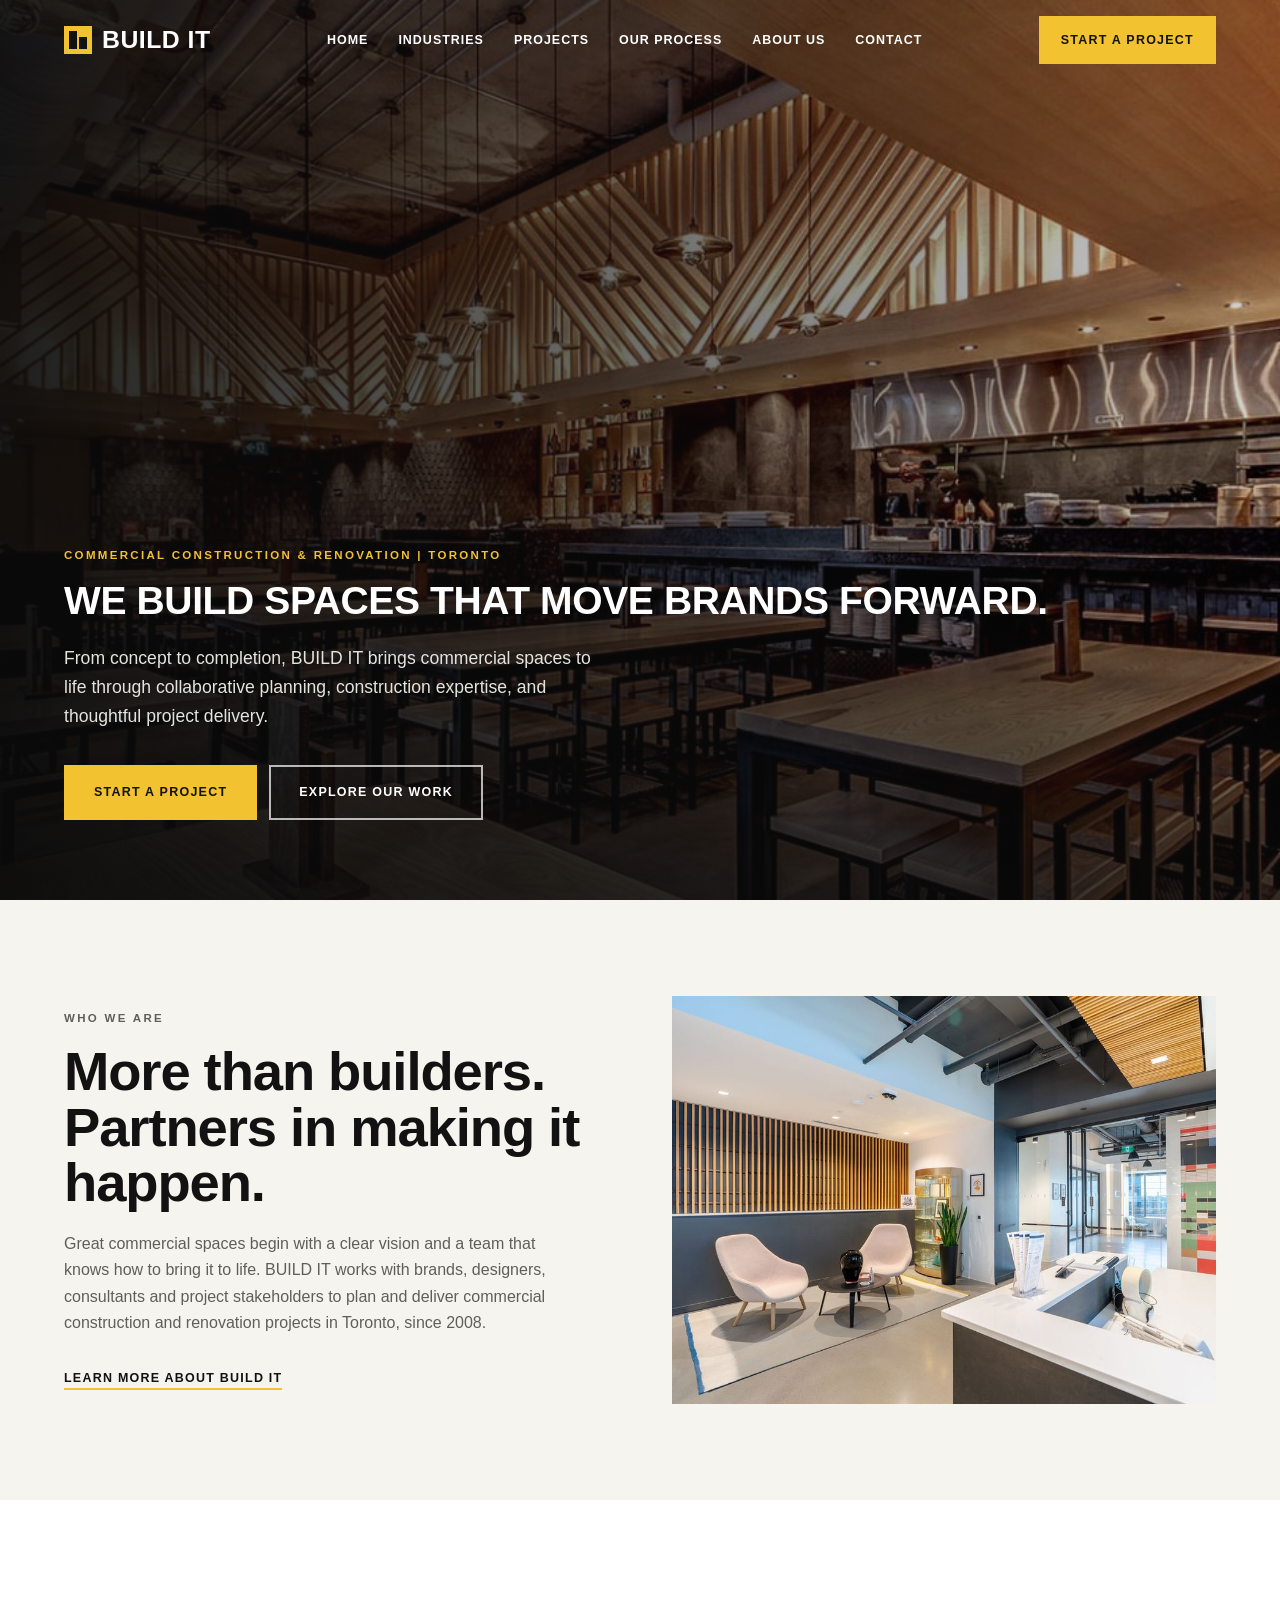
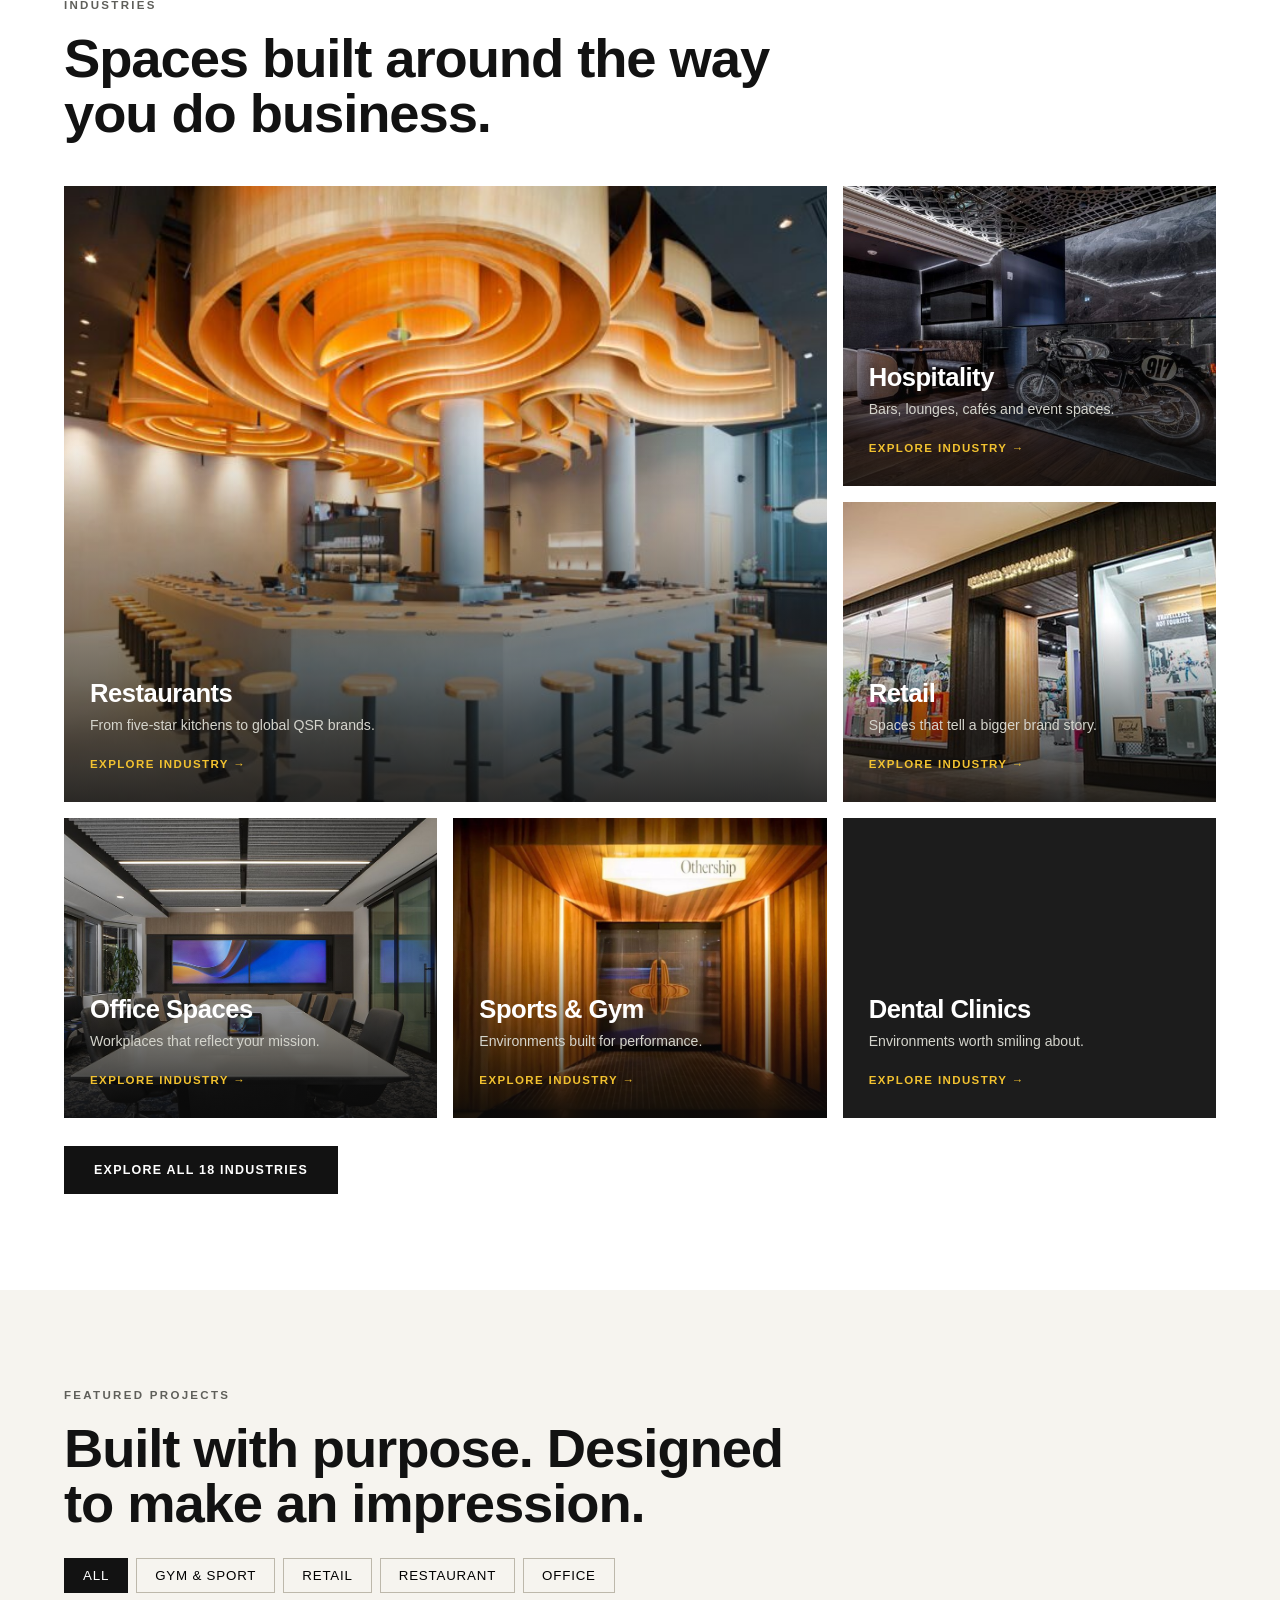
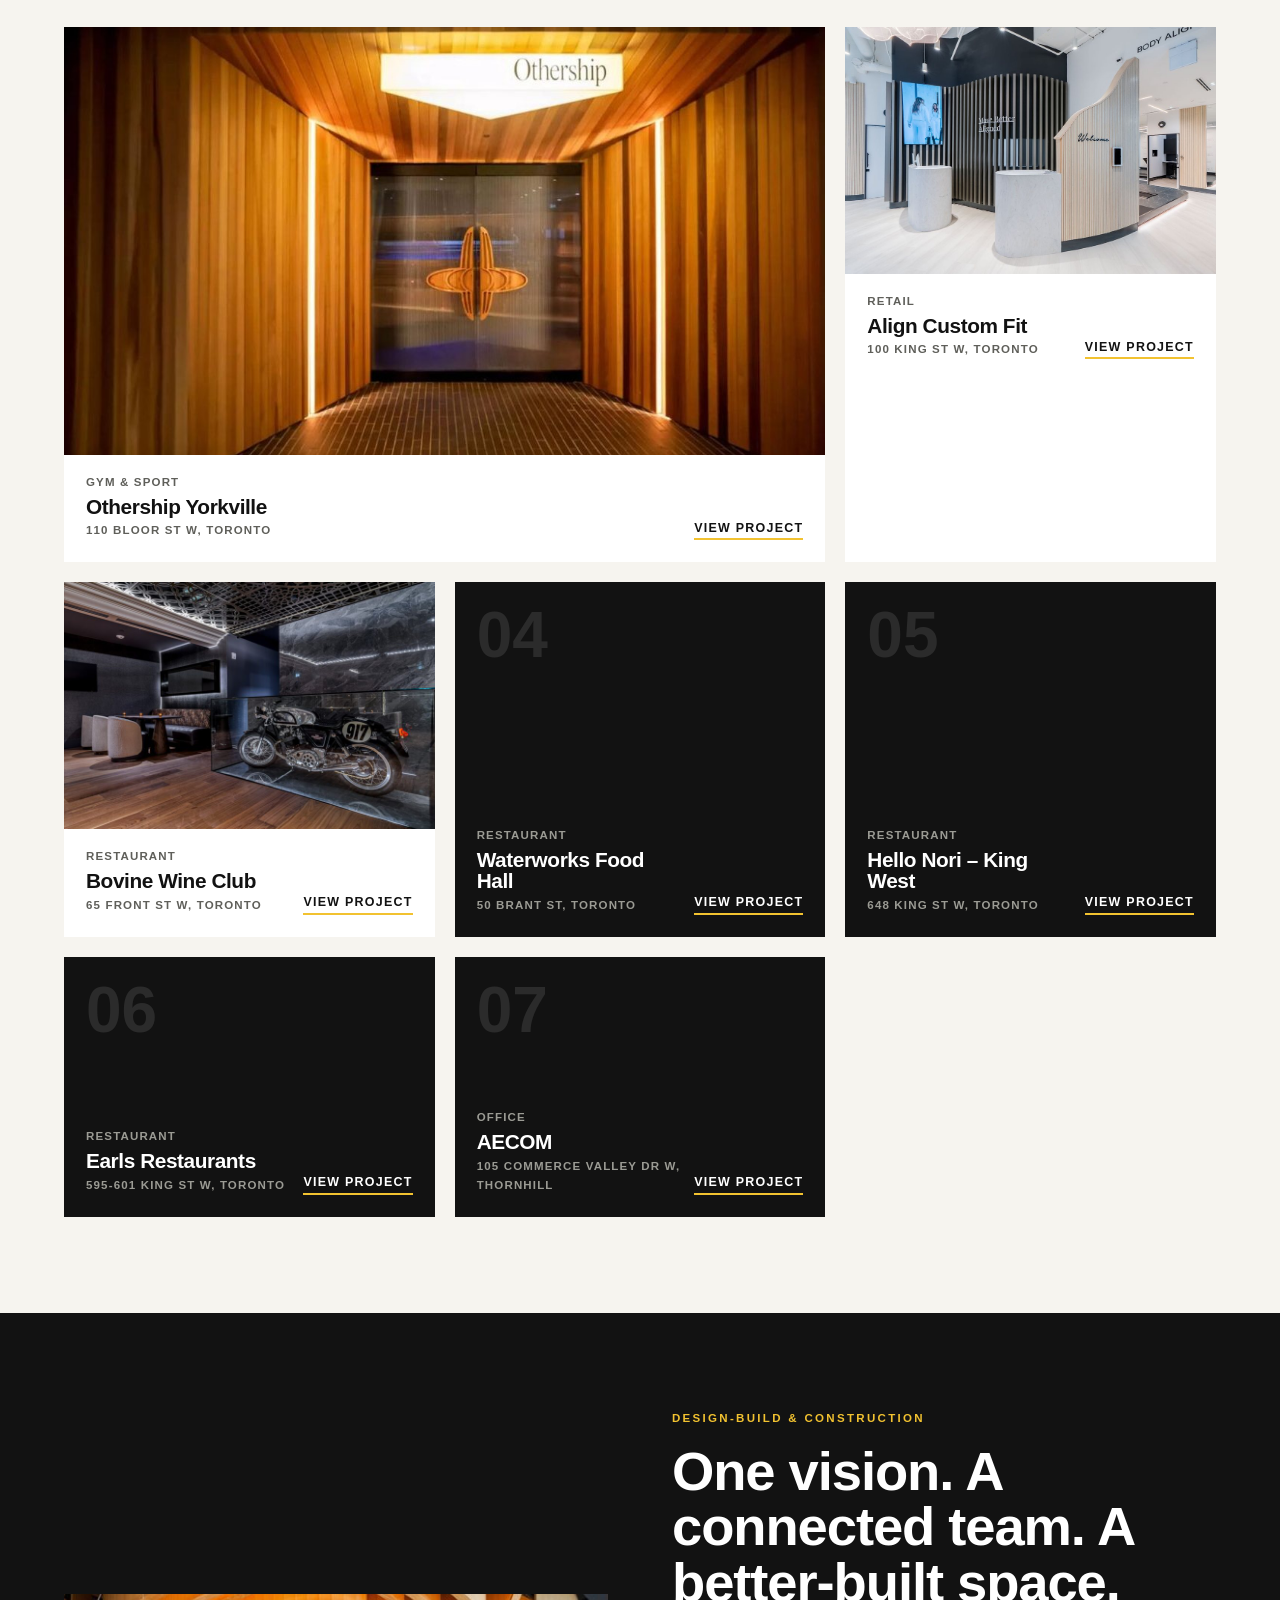
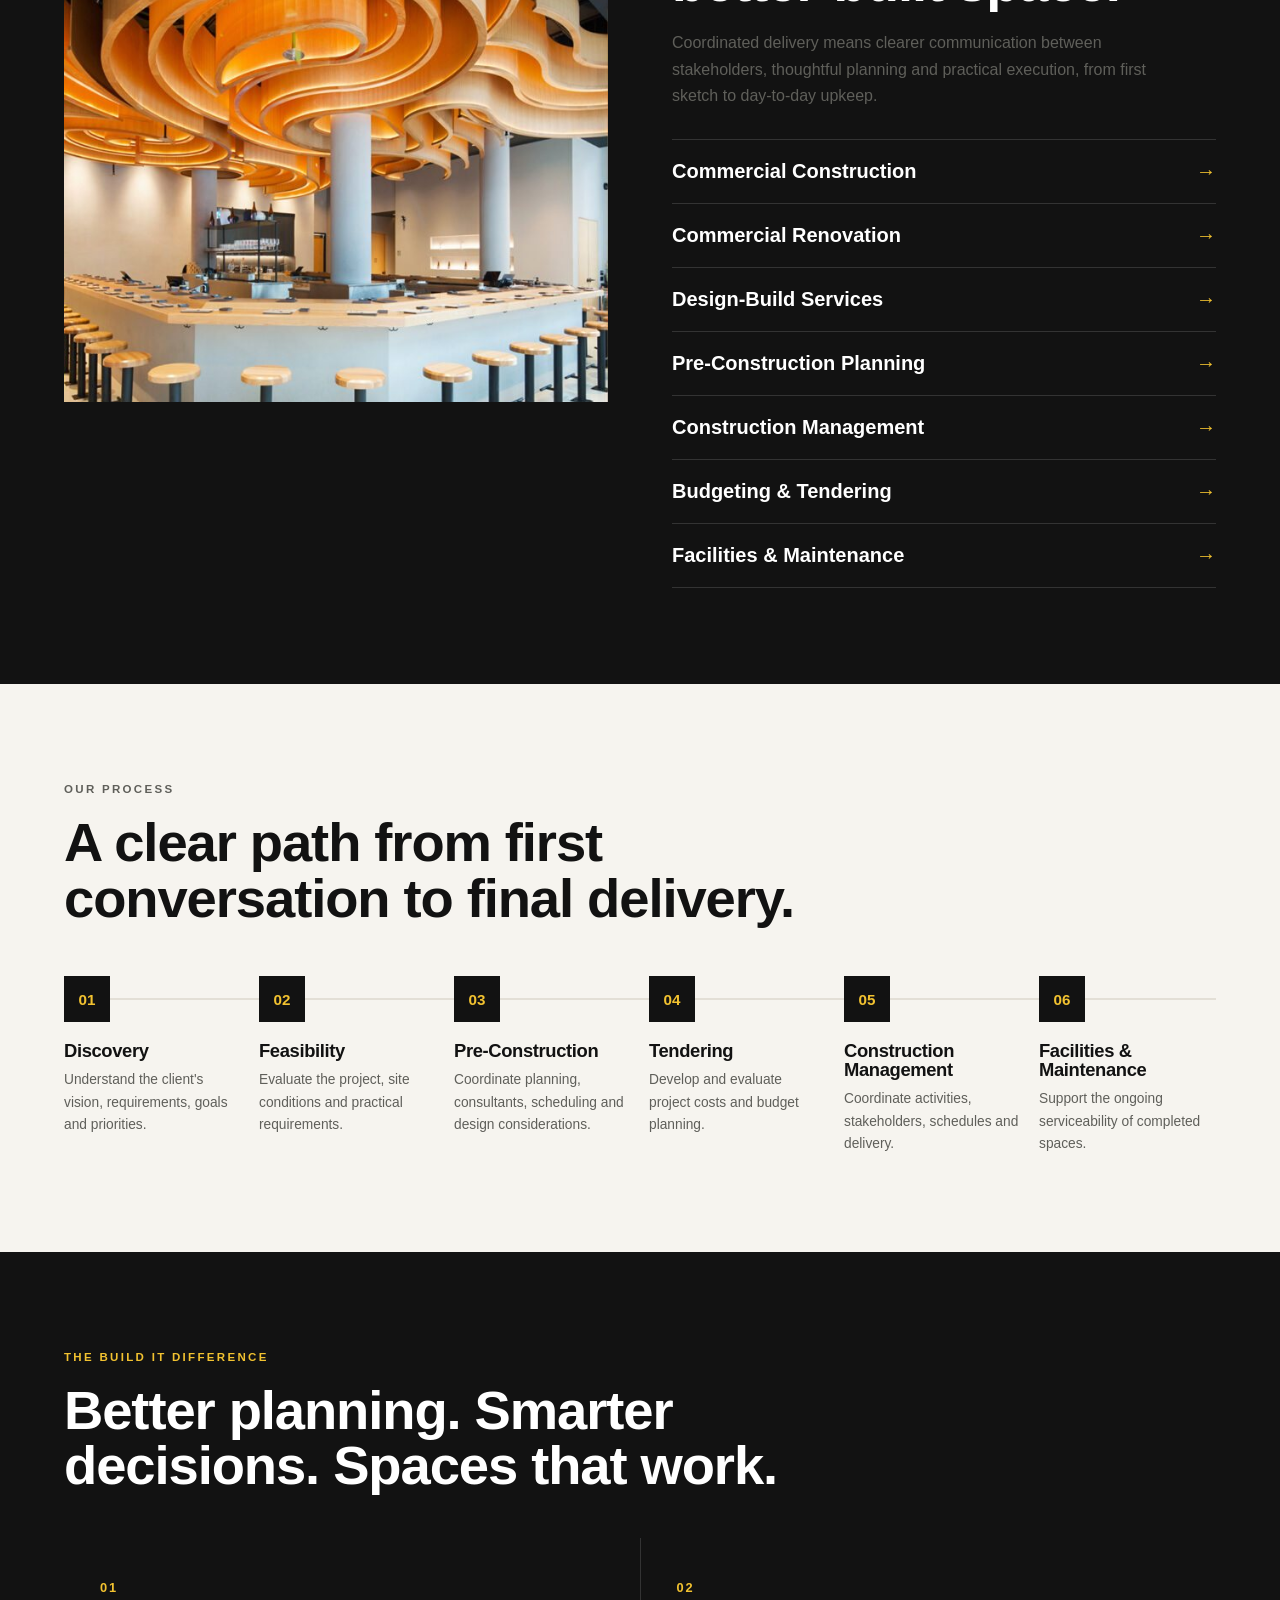
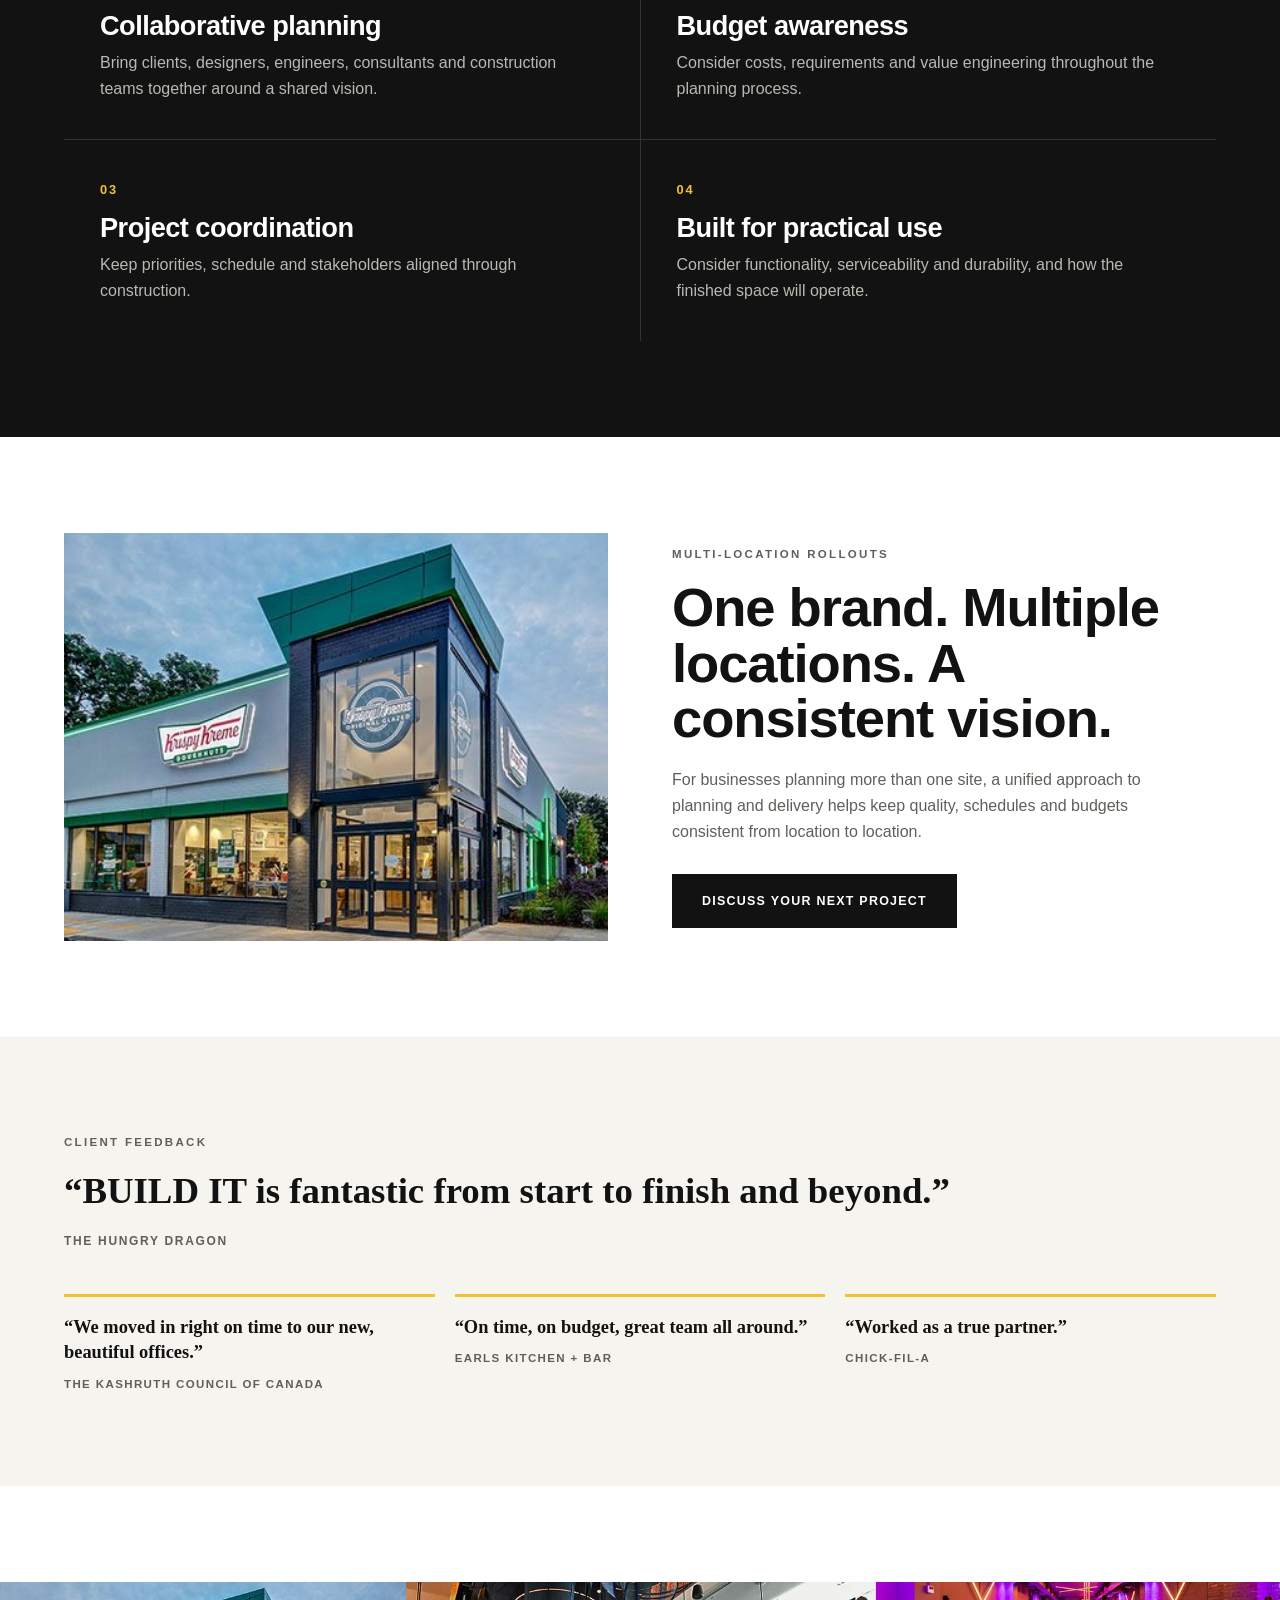
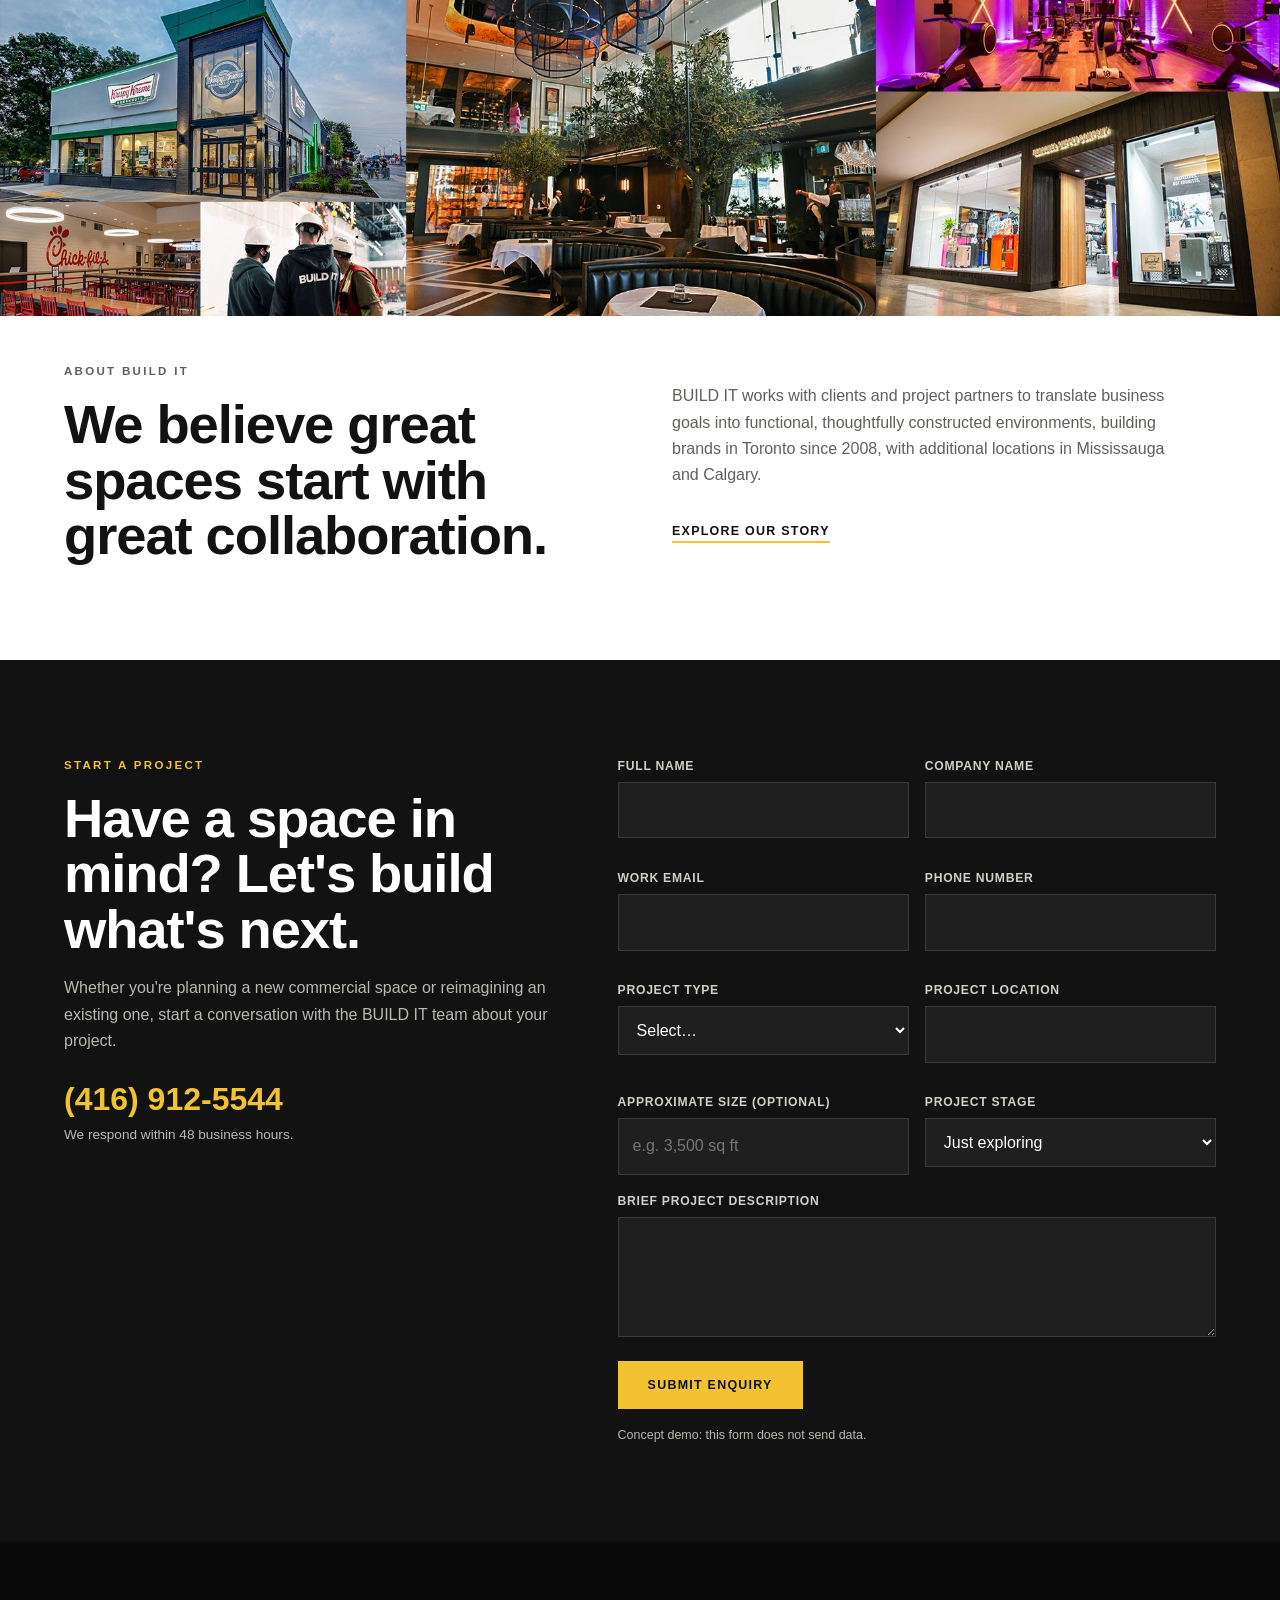
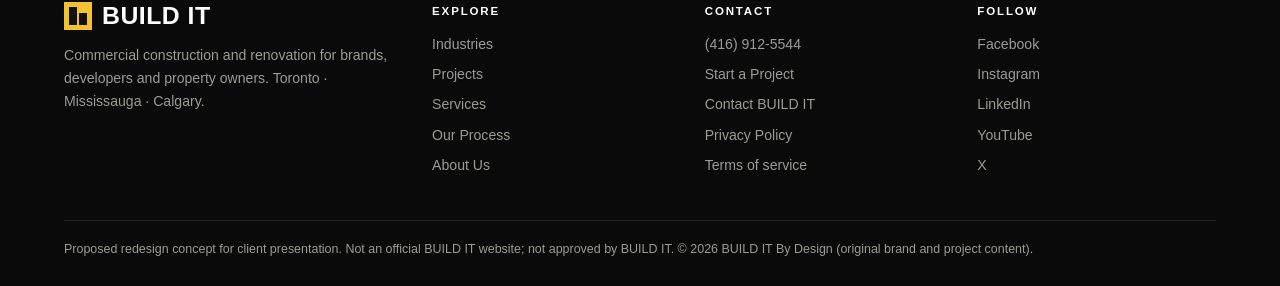
<file: index.html>
<!DOCTYPE html>
<html lang="en-CA"><head><meta charset="utf-8"><meta name="viewport" content="width=device-width, initial-scale=1, viewport-fit=cover">
<title>BUILD IT Toronto | Commercial Construction &amp; Renovation (Redesign Concept)</title>
<meta name="description" content="Redesign concept for BUILD IT Toronto: commercial construction and renovation for restaurants, retail, offices, healthcare and more.">
<link rel="stylesheet" href="style.css"></head><body>
<header id="hd"><div class="w nav"><a class="logo" href="#home"><span class="lg"></span>BUILD IT</a>
<nav id="nv" aria-label="Main"><ul><li><a href="#home">Home</a></li><li><a href="#industries">Industries</a></li><li><a href="#projects">Projects</a></li><li><a href="#process">Our Process</a></li><li><a href="#about">About Us</a></li><li><a href="#contact">Contact</a></li></ul></nav>
<div style="display:flex;gap:14px;align-items:center"><a class="btn hm" href="#contact" style="padding:12px 20px">Start a Project</a><button id="bg" aria-label="Open menu" aria-expanded="false">☰</button></div></div></header>
<main id="home">
<section class="hero"><div class="w"><div class="eb">Commercial Construction &amp; Renovation | Toronto</div><h1>We build spaces that move brands forward.</h1><p>From concept to completion, BUILD IT brings commercial spaces to life through collaborative planning, construction expertise, and thoughtful project delivery.</p><div class="cta"><a class="btn" href="#contact">Start a Project</a><a class="btn o" href="#projects">Explore Our Work</a></div></div></section>

<section><div class="w two"><div class="rv"><div class="eb">Who we are</div><h2>More than builders. Partners in making it happen.</h2><p>Great commercial spaces begin with a clear vision and a team that knows how to bring it to life. BUILD IT works with brands, designers, consultants and project stakeholders to plan and deliver commercial construction and renovation projects in Toronto, since 2008.</p><a class="lnk" href="#about">Learn more about BUILD IT</a></div><div class="im rv"><img src="reception.jpg" alt="Finished commercial office reception with a slatted timber feature wall" loading="lazy"></div></div></section>

<section id="industries" style="background:#fff"><div class="w"><div class="eb">Industries</div><h2 style="max-width:760px">Spaces built around the way you do business.</h2><div class="ig" id="ig"></div>
<div class="more"><button class="btn k" id="mb" aria-expanded="false">Explore all 18 industries</button></div><div class="chips" id="ch"></div></div></section>

<section id="projects"><div class="w"><div class="eb">Featured projects</div><h2 style="max-width:760px">Built with purpose. Designed to make an impression.</h2><div class="fl" id="fl" role="group" aria-label="Filter projects"></div><div class="pg" id="pg"></div></div></section>

<section class="dk" id="services"><div class="w two"><div class="im rv"><img src="h-tall.jpg" alt="Completed restaurant interior with a sculpted timber ceiling" loading="lazy"></div><div class="rv"><div class="eb">Design-build &amp; construction</div><h2>One vision. A connected team. A better-built space.</h2><p>Coordinated delivery means clearer communication between stakeholders, thoughtful planning and practical execution, from first sketch to day-to-day upkeep.</p><div class="sl" id="sl"></div></div></div></section>

<section id="process"><div class="w"><div class="eb">Our process</div><h2 style="max-width:760px">A clear path from first conversation to final delivery.</h2><div class="pc" id="pc"></div></div></section>

<section class="dk"><div class="w"><div class="eb">The BUILD IT difference</div><h2 style="max-width:760px">Better planning. Smarter decisions. Spaces that work.</h2><div class="df">
<div><b>01</b><h3>Collaborative planning</h3><p>Bring clients, designers, engineers, consultants and construction teams together around a shared vision.</p></div>
<div><b>02</b><h3>Budget awareness</h3><p>Consider costs, requirements and value engineering throughout the planning process.</p></div>
<div><b>03</b><h3>Project coordination</h3><p>Keep priorities, schedule and stakeholders aligned through construction.</p></div>
<div><b>04</b><h3>Built for practical use</h3><p>Consider functionality, serviceability and durability, and how the finished space will operate.</p></div></div></div></section>

<section class="ml"><div class="w two"><div class="im rv"><img src="krispy.jpg" alt="Completed quick-service restaurant storefront" loading="lazy"></div><div class="rv"><div class="eb">Multi-location rollouts</div><h2>One brand. Multiple locations. A consistent vision.</h2><p>For businesses planning more than one site, a unified approach to planning and delivery helps keep quality, schedules and budgets consistent from location to location.</p><a class="btn k" href="#contact">Discuss your next project</a></div></div></section>

<section><div class="w"><div class="eb">Client feedback</div><p class="q1 rv">“BUILD IT is fantastic from start to finish and beyond.”<small>The Hungry Dragon</small></p>
<div class="qs"><div class="rv">“We moved in right on time to our new, beautiful offices.”<small>The Kashruth Council of Canada</small></div><div class="rv">“On time, on budget, great team all around.”<small>Earls Kitchen + Bar</small></div><div class="rv">“Worked as a true partner.”<small>Chick-fil-A</small></div></div></div></section>

<section id="about" style="background:#fff"><div class="band"><img src="collage.jpg" alt="BUILD IT commercial projects including restaurants, a fitness studio and retail stores, and the team on site" loading="lazy"></div><div class="w two"><div class="rv"><div class="eb">About BUILD IT</div><h2>We believe great spaces start with great collaboration.</h2></div><div class="rv"><p style="margin-top:0">BUILD IT works with clients and project partners to translate business goals into functional, thoughtfully constructed environments, building brands in Toronto since 2008, with additional locations in Mississauga and Calgary.</p><a class="lnk" href="https://buildit.ca/about/">Explore our story</a></div></div></section>

<section class="dk" id="contact"><div class="w cg"><div class="rv"><div class="eb">Start a project</div><h2>Have a space in mind? Let's build what's next.</h2><p style="margin-top:18px">Whether you're planning a new commercial space or reimagining an existing one, start a conversation with the BUILD IT team about your project.</p><a class="tel" href="tel:4169125544">(416) 912-5544</a><p style="font-size:.85rem">We respond within 48 business hours.</p></div>
<form id="qf" class="rv" novalidate>
<div><label for="n">Full name</label><input id="n" required autocomplete="name"><span class="er"></span></div>
<div><label for="c">Company name</label><input id="c" autocomplete="organization"></div>
<div><label for="e">Work email</label><input id="e" type="email" required autocomplete="email"><span class="er"></span></div>
<div><label for="p">Phone number</label><input id="p" type="tel" required autocomplete="tel"><span class="er"></span></div>
<div><label for="t">Project type</label><select id="t" required><option value="">Select…</option><option>General contracting</option><option>Commercial renovation</option><option>Design-build</option><option>Project consulting</option><option>Project management</option><option>Millwork</option><option>Modular construction</option><option>Maintenance</option></select><span class="er"></span></div>
<div><label for="l">Project location</label><input id="l" required><span class="er"></span></div>
<div><label for="s">Approximate size (optional)</label><input id="s" placeholder="e.g. 3,500 sq ft"></div>
<div><label for="g">Project stage</label><select id="g"><option>Just exploring</option><option>Concept / design</option><option>Ready to tender</option><option>Ready to build</option></select></div>
<div class="f"><label for="d">Brief project description</label><textarea id="d"></textarea></div>
<div class="f"><button class="btn" type="submit">Submit enquiry</button></div>
<div class="ok" id="ok" role="status">Thank you. This is a design concept, so no enquiry has been sent.</div><p class="note">Concept demo: this form does not send data.</p></form></div></section>
</main>
<footer><div class="w"><div class="fg"><div><div class="logo" style="color:#fff"><span class="lg"></span>BUILD IT</div><p style="margin-top:14px">Commercial construction and renovation for brands, developers and property owners. Toronto · Mississauga · Calgary.</p></div>
<div><h4>EXPLORE</h4><a href="#industries">Industries</a><a href="#projects">Projects</a><a href="#services">Services</a><a href="#process">Our Process</a><a href="#about">About Us</a></div>
<div><h4>CONTACT</h4><a href="tel:4169125544">(416) 912-5544</a><a href="#contact">Start a Project</a><a href="https://buildit.ca/contact/">Contact BUILD IT</a><a href="https://buildit.ca/privacy-policy/">Privacy Policy</a><a href="https://buildit.ca/terms-of-service/">Terms of service</a></div>
<div><h4>FOLLOW</h4><a href="https://www.facebook.com/builditbydesign.ca">Facebook</a><a href="https://instagram.com/builditbydesign">Instagram</a><a href="https://www.linkedin.com/company/build-it-by-design">LinkedIn</a><a href="https://www.youtube.com/channel/UChFzkfqCbhxp6RDVyvriZ7g">YouTube</a><a href="https://x.com/BuildItByDesign">X</a></div></div>
<div class="fine">Proposed redesign concept for client presentation. Not an official BUILD IT website; not approved by BUILD IT. © 2026 BUILD IT By Design (original brand and project content).</div></div></footer>
<script>
const $=s=>document.querySelector(s),I='https://buildit.ca/commercial-industrial/';
const ind=[['Restaurants','nori.jpg','Sushi bar with a sculpted wooden ceiling','From five-star kitchens to global QSR brands.','bar-restaurant/'],['Hospitality','bovine.jpg','Lounge with a motorcycle display','Bars, lounges, cafés and event spaces.','hospitality/'],['Retail','herschel.jpg','Retail storefront','Spaces that tell a bigger brand story.','retail/'],['Office Spaces','boardroom.jpg','Modern boardroom','Workplaces that reflect your mission.','office/'],['Sports & Gym','othership.jpg','Cedar-clad studio entrance','Environments built for performance.','sports-facility-gym/'],['Dental Clinics','','','Environments worth smiling about.','dental/']];
$('#ig').innerHTML=ind.map(i=>`<a class="ic rv ${i[1]?'':'t'}" href="${I+i[4]}">${i[1]?`<img src="${i[1]}" alt="${i[2]}" loading="lazy">`:''}<div><h3>${i[0]}</h3><p>${i[3]}</p><span>Explore industry →</span></div></a>`).join('');
const rest=[['Salons','salon/'],['Childcare Facilities','daycare/'],['Hotels','hotel/'],['Medical Facilities','medical/'],['Veterinary Clinics','medical/'],['Pharmacies','pharmacy/'],['Religious Buildings','religious-building/'],['Cold Storage','cold-storage/'],['Dealerships','auto-dealership/'],['Factories','factory/'],['Pharmaceutical Facilities','pharmaceutical/'],['Warehouses','warehouse/']];
$('#ch').innerHTML=rest.map(r=>`<a href="${I+r[1]}">${r[0]}</a>`).join('');
$('#mb').onclick=function(){const o=$('#ch').classList.toggle('o');this.setAttribute('aria-expanded',o);this.textContent=o?'Show fewer':'Explore all 18 industries'};
const P='https://buildit.ca/projects/',pj=[['Othership Yorkville','Gym & Sport','110 Bloor St W, Toronto','othership.jpg','Cedar-clad entrance to Othership Yorkville',P+'gym-sport-facility-construction/othership-yorkville-110-bloor-st-w-toronto-on-m5s-2w7/'],['Align Custom Fit','Retail','100 King St W, Toronto','align.jpg','Align Custom Fit studio reception',P+'retail-construction/align-custom-fit-100-king-st-w-cn0105-toronto/'],['Bovine Wine Club','Restaurant','65 Front St W, Toronto','bovine.jpg','Bovine Wine Club lounge',P+'bar-restaurant-construction/bovine-wine-club/'],['Waterworks Food Hall','Restaurant','50 Brant St, Toronto','',"",P+'bar-restaurant-construction/waterworks-food-hall-50-brant-st-toronto/'],['Hello Nori – King West','Restaurant','648 King St W, Toronto','','',P+'bar-restaurant-construction/hello-nori-king-west/'],['Earls Restaurants','Restaurant','595-601 King St W, Toronto','','',P+'bar-restaurant-construction/earls-restaurants/'],['AECOM','Office','105 Commerce Valley Dr W, Thornhill','','',P+'office-space-construction/aecom-105-commerce-valley-dr-w-thornhill/']];
const cats=['All',...new Set(pj.map(p=>p[1]))];
function draw(f){$('#pg').innerHTML=pj.filter(p=>f==='All'||p[1]===f).map((p,i)=>`<a class="pj rv in ${p[3]?'':'t'}" href="${p[5]}">${p[3]?`<div class="im"><img src="${p[3]}" alt="${p[4]}" loading="lazy"></div>`:`<b>${String(pj.indexOf(p)+1).padStart(2,'0')}</b>`}<div class="in"><div><small>${p[1]}</small><h3>${p[0]}</h3><small>${p[2]}</small></div><em>View project</em></div></a>`).join('')}
$('#fl').innerHTML=cats.map((c,i)=>`<button class="${i?'':'on'}">${c}</button>`).join('');draw('All');
$('#fl').onclick=e=>{if(e.target.tagName!=='BUTTON')return;document.querySelectorAll('#fl button').forEach(b=>b.classList.remove('on'));e.target.classList.add('on');draw(e.target.textContent)};
const S='https://buildit.ca/services/';$('#sl').innerHTML=[['Commercial Construction','full-service-general-contractor/'],['Commercial Renovation','commercial-renovation/'],['Design-Build Services','design-build/'],['Pre-Construction Planning','construction-consultant/'],['Construction Management','construction-project-management/'],['Budgeting & Tendering','construction-consultant/'],['Facilities & Maintenance','facility-maintanance/']].map(s=>`<a href="${S+s[1]}">${s[0]}<span>→</span></a>`).join('');
$('#pc').innerHTML=[['Discovery','Understand the client\'s vision, requirements, goals and priorities.'],['Feasibility','Evaluate the project, site conditions and practical requirements.'],['Pre-Construction','Coordinate planning, consultants, scheduling and design considerations.'],['Tendering','Develop and evaluate project costs and budget planning.'],['Construction Management','Coordinate activities, stakeholders, schedules and delivery.'],['Facilities & Maintenance','Support the ongoing serviceability of completed spaces.']].map((s,i)=>`<div class="st rv"><b>0${i+1}</b><h3>${s[0]}</h3><p>${s[1]}</p></div>`).join('');
const hd=$('#hd');addEventListener('scroll',()=>hd.classList.toggle('s',scrollY>40),{passive:true});
$('#bg').onclick=function(){const o=$('#nv').classList.toggle('o');this.setAttribute('aria-expanded',o)};document.querySelectorAll('nav a').forEach(a=>a.onclick=()=>$('#nv').classList.remove('o'));
const io=new IntersectionObserver(es=>es.forEach(e=>{if(e.isIntersecting){e.target.classList.add('in');io.unobserve(e.target)}}),{threshold:.1});document.querySelectorAll('.rv').forEach(e=>io.observe(e));
$('#qf').addEventListener('submit',ev=>{ev.preventDefault();let ok=true;document.querySelectorAll('#qf [required]').forEach(i=>{const er=i.parentNode.querySelector('.er');let m='';if(!i.value.trim())m='Please complete this field.';else if(i.type==='email'&&!/^\S+@\S+\.\S+$/.test(i.value))m='Enter a valid email address.';er.textContent=m;i.setAttribute('aria-invalid',!!m);if(m)ok=false});$('#ok').style.display=ok?'block':'none'});
</script></body></html>
</file>
<file: style.css>
:root{--k:#121212;--k2:#1c1c1c;--o:#f6f4ef;--y:#f2c230;--y2:#d9a90f;--g:#5f5f5a;--ln:#e3dfd6;color-scheme:light}
*{box-sizing:border-box}html{scroll-behavior:smooth}body{margin:0;background:var(--o);color:var(--k);font:16px/1.65 "Helvetica Neue",Arial,sans-serif}
h1,h2,h3{font-family:"Arial Narrow","Helvetica Neue",Arial,sans-serif;font-weight:800;line-height:1.02;letter-spacing:-.02em;margin:0}h2{font-size:clamp(2rem,4.4vw,3.4rem)}a{color:inherit;text-decoration:none}p{margin:0}
:focus-visible{outline:3px solid var(--y);outline-offset:3px}
.w{max-width:1200px;margin:0 auto;padding:0 24px}section{padding:96px 0}.dk{background:var(--k);color:#fff}.dk p{color:#b9b9b2}
.eb{font-size:.72rem;font-weight:800;letter-spacing:.2em;text-transform:uppercase;color:var(--g);margin-bottom:16px}.dk .eb,.hero .eb{color:var(--y)}
.btn{display:inline-block;padding:15px 28px;font-weight:800;font-size:.78rem;letter-spacing:.1em;text-transform:uppercase;background:var(--y);color:var(--k);border:2px solid var(--y);cursor:pointer;font-family:inherit;transition:.2s}.btn:hover{background:#fff;border-color:#fff;transform:translateY(-2px)}
.btn.o{background:transparent;color:#fff;border-color:rgba(255,255,255,.7)}.btn.o:hover{background:#fff;color:var(--k)}.btn.k{background:var(--k);color:#fff;border-color:var(--k)}.btn.k:hover{background:var(--y);color:var(--k);border-color:var(--y)}
.lnk{font-weight:800;font-size:.78rem;letter-spacing:.1em;text-transform:uppercase;border-bottom:2px solid var(--y);padding-bottom:3px}
header{position:fixed;top:0;left:0;right:0;z-index:60;transition:background .3s,box-shadow .3s;color:#fff}header.s{background:var(--k);box-shadow:0 4px 24px rgba(0,0,0,.35)}
.nav{display:flex;align-items:center;justify-content:space-between;height:80px;transition:height .3s}header.s .nav{height:66px}
.logo{display:flex;align-items:center;gap:10px;font:900 1.55rem "Arial Narrow",Arial,sans-serif;letter-spacing:.02em}.lg{width:28px;height:28px;background:var(--y);position:relative}.lg:before{content:"";position:absolute;left:5px;top:5px;width:8px;height:18px;background:var(--k)}.lg:after{content:"";position:absolute;left:15px;top:11px;width:8px;height:12px;background:var(--k)}
nav ul{display:flex;gap:30px;list-style:none;margin:0;padding:0;font-size:.78rem;font-weight:700;letter-spacing:.08em;text-transform:uppercase}nav a:hover{color:var(--y)}
#bg{display:none;background:none;border:0;color:#fff;font-size:1.7rem;cursor:pointer}
.hero{min-height:100vh;display:flex;align-items:flex-end;color:#fff;background:linear-gradient(90deg,rgba(10,10,10,.92),rgba(10,10,10,.55) 55%,rgba(10,10,10,.15)),linear-gradient(0deg,rgba(10,10,10,.7),transparent 45%),url('hero.jpg') 70% center/cover;padding:140px 0 80px}
.hero h1{font-size:clamp(1.6rem,3.05vw,2.85rem);text-transform:uppercase;max-width:none;white-space:nowrap;letter-spacing:-.01em}@media(max-width:980px){.hero h1{white-space:normal;font-size:clamp(1.9rem,6.4vw,2.8rem)}}.hero p{max-width:540px;margin:24px 0 34px;color:#e4e4de;font-size:1.1rem}.cta{display:flex;gap:12px;flex-wrap:wrap}
.two{display:grid;grid-template-columns:1fr 1fr;gap:64px;align-items:center}.im{position:relative;overflow:hidden;background:#d8d4ca}.im img{display:block;width:100%;height:100%;object-fit:cover;transition:transform .7s}.two .im{aspect-ratio:4/3}.im:hover img{transform:scale(1.04)}
.two p{color:var(--g);margin:20px 0 28px;max-width:520px}
.ig{display:grid;grid-template-columns:repeat(3,1fr);grid-auto-rows:300px;gap:16px;margin-top:44px}.ic{position:relative;overflow:hidden;color:#fff;display:flex;align-items:flex-end;background:var(--k2)}.ic:first-child{grid-column:span 2;grid-row:span 2}
.ic img{position:absolute;inset:0;width:100%;height:100%;object-fit:cover;transition:transform .7s}.ic:hover img{transform:scale(1.06)}.ic:after{content:"";position:absolute;inset:0;background:linear-gradient(0deg,rgba(10,10,10,.85),transparent 60%)}.ic.t:after{display:none}
.ic div{position:relative;z-index:2;padding:26px}.ic h3{font-size:1.6rem}.ic p{font-size:.88rem;color:#d4d4cc;margin:8px 0 12px;max-width:380px}.ic span{font-size:.72rem;font-weight:800;letter-spacing:.12em;text-transform:uppercase;color:var(--y)}
.more{margin-top:28px}.chips{display:none;flex-wrap:wrap;gap:10px;margin-top:22px}.chips.o{display:flex}.chips a{border:1px solid #bdb8ab;padding:10px 18px;font-weight:700;font-size:.86rem;background:#fff;transition:.2s}.chips a:hover{background:var(--k);color:#fff}
.fl{display:flex;gap:8px;flex-wrap:wrap;margin:26px 0 34px}.fl button{background:none;border:1px solid #bdb8ab;padding:9px 18px;font:700 .78rem inherit;letter-spacing:.06em;text-transform:uppercase;cursor:pointer;font-family:inherit}.fl button.on,.fl button:hover{background:var(--k);color:#fff;border-color:var(--k)}
.pg{display:grid;grid-template-columns:repeat(3,1fr);gap:20px}.pj{display:block;background:#fff;transition:.3s}.pj:first-child{grid-column:span 2}.pj:hover{transform:translateY(-6px);box-shadow:0 20px 40px rgba(0,0,0,.15)}.pj .im{aspect-ratio:3/2}.pj:first-child .im{aspect-ratio:16/9}
.pj .in{padding:18px 22px 22px;display:flex;justify-content:space-between;gap:12px;align-items:flex-end}.pj small{font-size:.72rem;letter-spacing:.1em;text-transform:uppercase;color:var(--g);font-weight:700;display:block}.pj h3{font-size:1.3rem;margin:4px 0}.pj em{font-style:normal;font-size:.78rem;font-weight:800;letter-spacing:.1em;text-transform:uppercase;border-bottom:2px solid var(--y);white-space:nowrap}
.pj.t{background:var(--k);color:#fff;min-height:260px;display:flex;flex-direction:column;justify-content:space-between}.pj.t b{font:900 4rem "Arial Narrow",Arial;color:#2b2b2b;padding:16px 22px 0}.pj.t small{color:#9b9b94}
.sl{margin-top:30px;border-top:1px solid #333}.sl a{display:flex;justify-content:space-between;padding:20px 0;border-bottom:1px solid #333;font:800 1.25rem "Arial Narrow",Arial;transition:.2s}.sl a:hover{color:var(--y);padding-left:10px}.sl span{color:var(--y)}
.pc{display:grid;grid-template-columns:repeat(6,1fr);gap:18px;margin-top:50px;position:relative}.pc:before{content:"";position:absolute;top:22px;left:0;right:0;border-top:2px solid var(--ln)}.st b{position:relative;display:grid;place-items:center;width:46px;height:46px;background:var(--k);color:var(--y);font:900 .95rem Arial;margin-bottom:20px}.st h3{font-size:1.15rem;margin-bottom:8px}.st p{font-size:.86rem;color:var(--g)}
.df{display:grid;grid-template-columns:repeat(2,1fr);gap:1px;background:#333;margin-top:44px}.df div{background:var(--k);padding:36px}.df b{font:900 .8rem Arial;letter-spacing:.14em;color:var(--y)}.df h3{font-size:1.7rem;margin:12px 0 10px}
.ml{background:#fff}.q1{font:600 clamp(1.5rem,3vw,2.3rem)/1.25 Georgia,serif;max-width:900px}.q1 small{display:block;margin-top:20px;font:800 .75rem Arial;letter-spacing:.14em;text-transform:uppercase;color:var(--g)}
.qs{display:grid;grid-template-columns:repeat(3,1fr);gap:20px;margin-top:46px}.qs div{border-top:3px solid var(--y);padding-top:18px;font:600 1.15rem/1.4 Georgia,serif}.qs small{display:block;margin-top:12px;font:800 .72rem Arial;letter-spacing:.12em;text-transform:uppercase;color:var(--g)}
.band img{display:block;width:100%;height:auto;margin-bottom:46px}
.cg{display:grid;grid-template-columns:.9fr 1.1fr;gap:64px}.cg h2{color:#fff}.tel{display:block;font:900 2rem "Arial Narrow",Arial;color:var(--y);margin:26px 0 6px}
form{display:grid;grid-template-columns:1fr 1fr;gap:16px}.f{grid-column:1/-1}label{display:block;font-size:.76rem;font-weight:700;letter-spacing:.06em;text-transform:uppercase;margin-bottom:6px;color:#d0d0c8}input,select,textarea{width:100%;padding:14px;background:#1f1f1f;border:1px solid #3a3a3a;color:#fff;font:inherit}input:focus,select:focus,textarea:focus{border-color:var(--y);outline:0}textarea{height:120px}.er{color:#ff8a7a;font-size:.78rem;min-height:1.1em;display:block}
.ok{display:none;grid-column:1/-1;background:var(--y);color:var(--k);padding:18px;font-weight:700}.note{grid-column:1/-1;font-size:.78rem;color:#8d8d86}
footer{background:#0a0a0a;color:#9b9b94;padding:60px 0 26px;font-size:.88rem}.fg{display:grid;grid-template-columns:1.4fr 1fr 1fr 1fr;gap:34px}footer h4{color:#fff;font-size:.72rem;letter-spacing:.16em;margin:0 0 12px}footer a{display:block;margin:7px 0}footer a:hover{color:var(--y)}.fine{border-top:1px solid #222;margin-top:36px;padding-top:18px;font-size:.78rem}
.rv{opacity:0;transform:translateY(26px);transition:opacity .8s,transform .8s}.rv.in{opacity:1;transform:none}
@media(prefers-reduced-motion:reduce){html{scroll-behavior:auto}.rv{opacity:1;transform:none;transition:none}.im img,.ic img{transition:none}}
@media(max-width:980px){nav{position:absolute;left:0;right:0;top:100%;background:var(--k);max-height:0;overflow:hidden;transition:max-height .35s}nav.o{max-height:420px}nav ul{flex-direction:column;gap:0;padding:6px 24px 18px}nav li a{display:block;padding:14px 0;border-bottom:1px solid #2a2a2a}#bg{display:block}.hm{display:none}section{padding:64px 0}.two,.cg{grid-template-columns:1fr;gap:34px}.ig,.pg{grid-template-columns:1fr 1fr}.ic:first-child,.pj:first-child{grid-column:1/-1}.pc{grid-template-columns:1fr;gap:0;padding-left:8px}.pc:before{top:0;bottom:0;left:30px;right:auto;border-top:0;border-left:2px solid var(--ln)}.st{display:grid;grid-template-columns:46px 1fr;gap:0 18px;padding-bottom:28px}.st b{grid-row:span 2;margin:0}.qs,.df,.fg{grid-template-columns:1fr 1fr}}
@media(max-width:600px){.ig,.pg,.qs,.df,.fg,form{grid-template-columns:1fr}.ig{grid-auto-rows:260px}.cta .btn{width:100%;text-align:center}.hero{padding-top:110px}}

.hero .w{width:100%}
</file>
